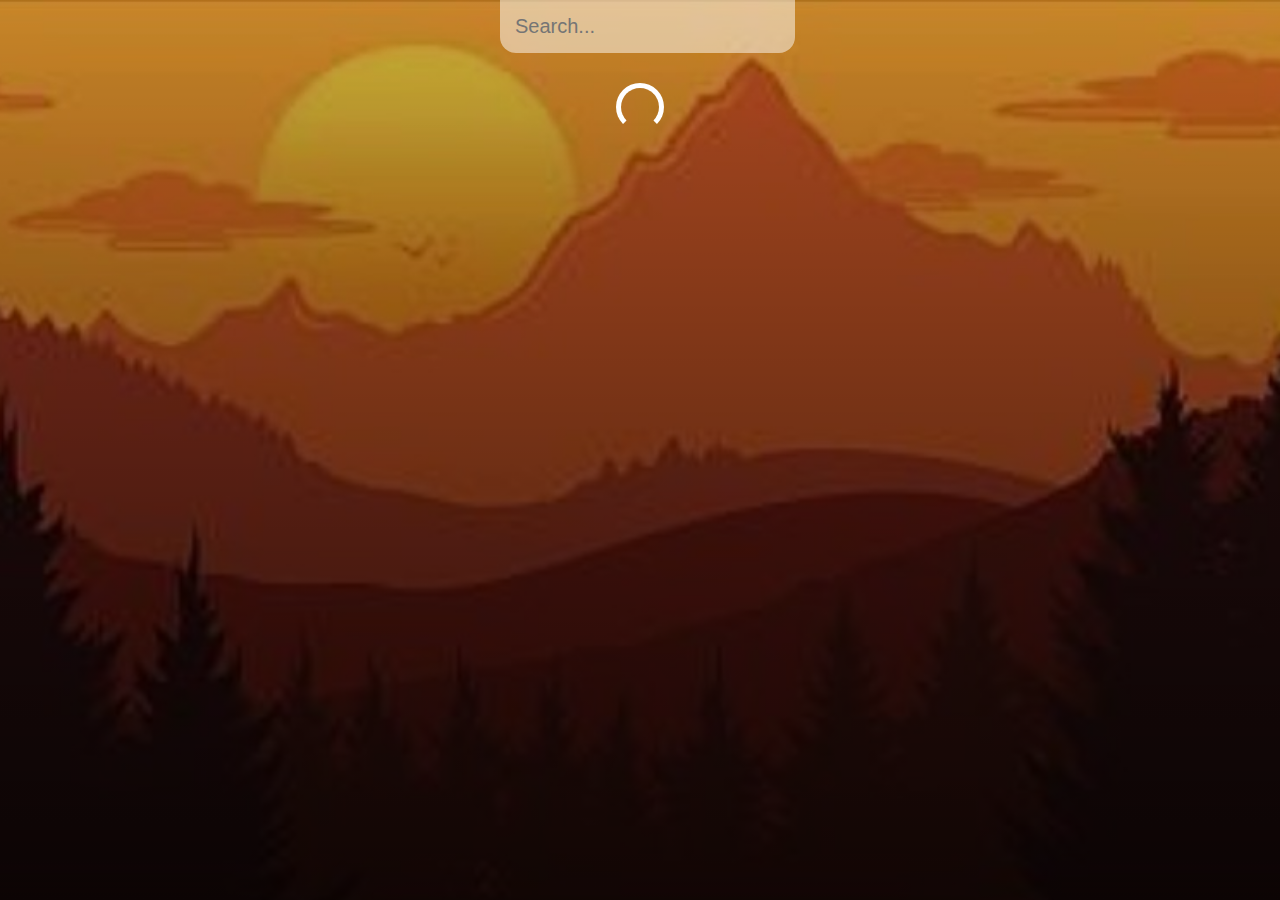
<file: js/lecture3/index.html>
<!DOCTYPE html>
<html lang="en">
<head>
    <meta charset="UTF-8">
    <meta name="viewport" content="width=device-width, initial-scale=1.0">
    <title>Document</title>
    <link rel ="stylesheet" href = "style.css">
</head>
<body>
    <div class="app">
        <main>
            <div class="saerch-box">
                <input type="text" placeholder="Search..." class="searchbar">
            </div>
            <div class="location-conteiner">
            </div>
        </main>
    </div>
</body>
<script src="main.js"></script>
</html>
</file>
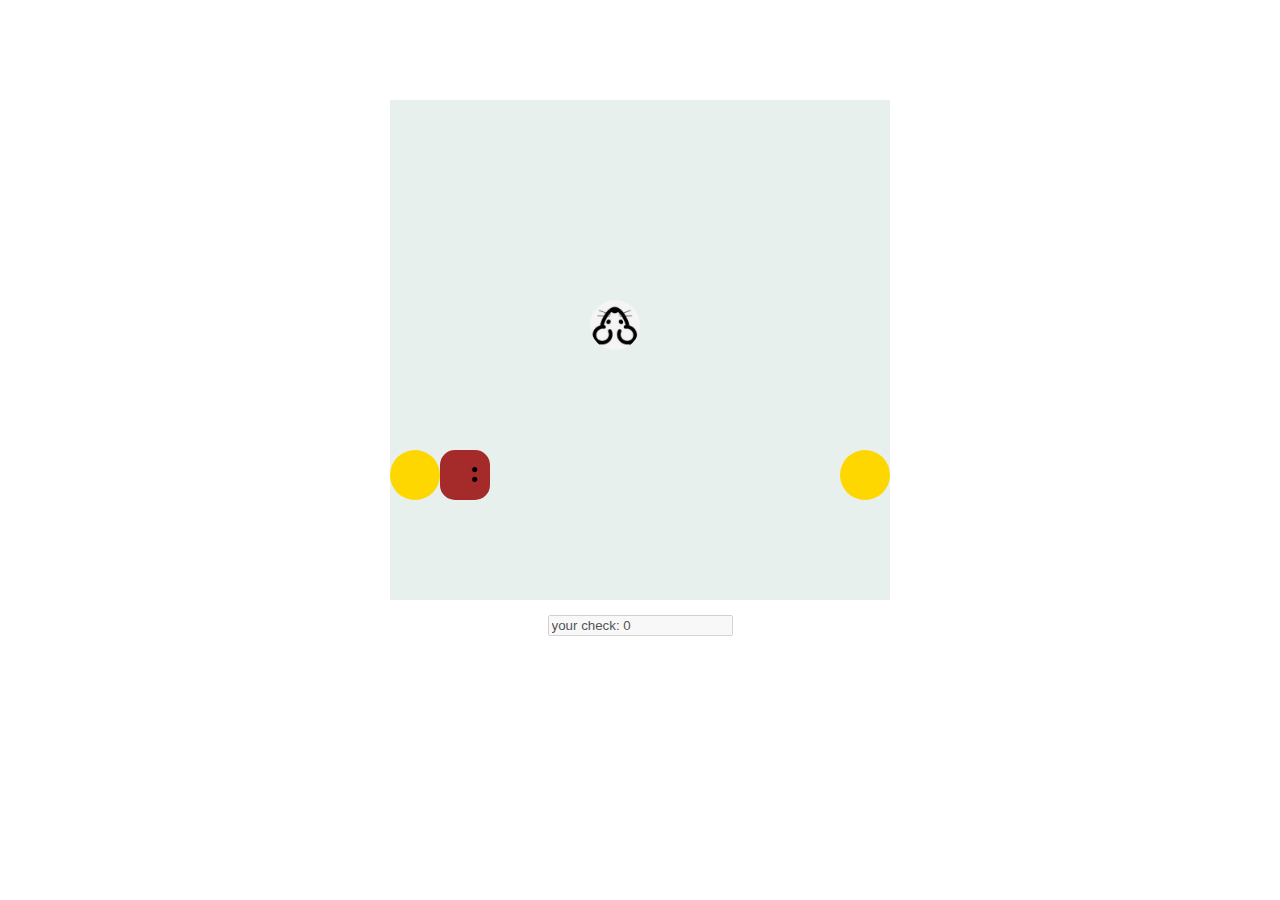
<file: js/lecture5/index.html>
<!DOCTYPE html>
<html lang="en">
<head>
    <meta charset="UTF-8">
    <meta name="viewport" content="width=device-width, initial-scale=1.0">
    <title>змейка</title>
    <link rel="stylesheet" href="style.css">
</head>
<body>
    
</body>
<script src ="script.js"></script>
</html>
</file>
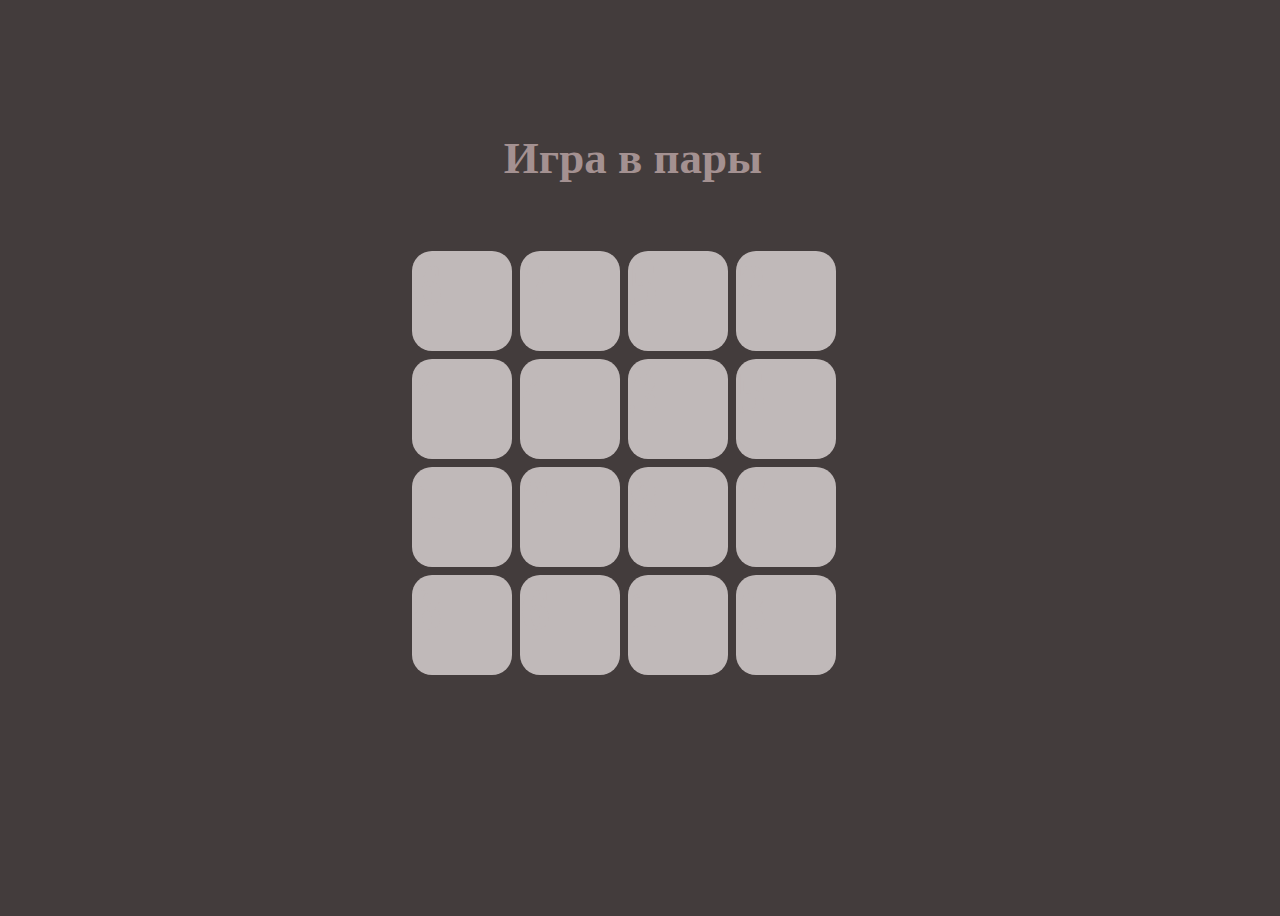
<file: js/task9/index.html>
<!DOCTYPE html>
<html lang="en">

<head>
    <meta charset="UTF-8">
    <meta http-equiv="X-UA-Compatible" content="IE=edge">
    <meta name="viewport" content="width=device-width, initial-scale=1.0">
    <title>Игра в пары</title>
    <link rel="stylesheet" href="task09dop.css">
    <script defer src="./main.js"></script>

</head>

<body>
    <div class="header"></div>
</body>

</html>
</file>
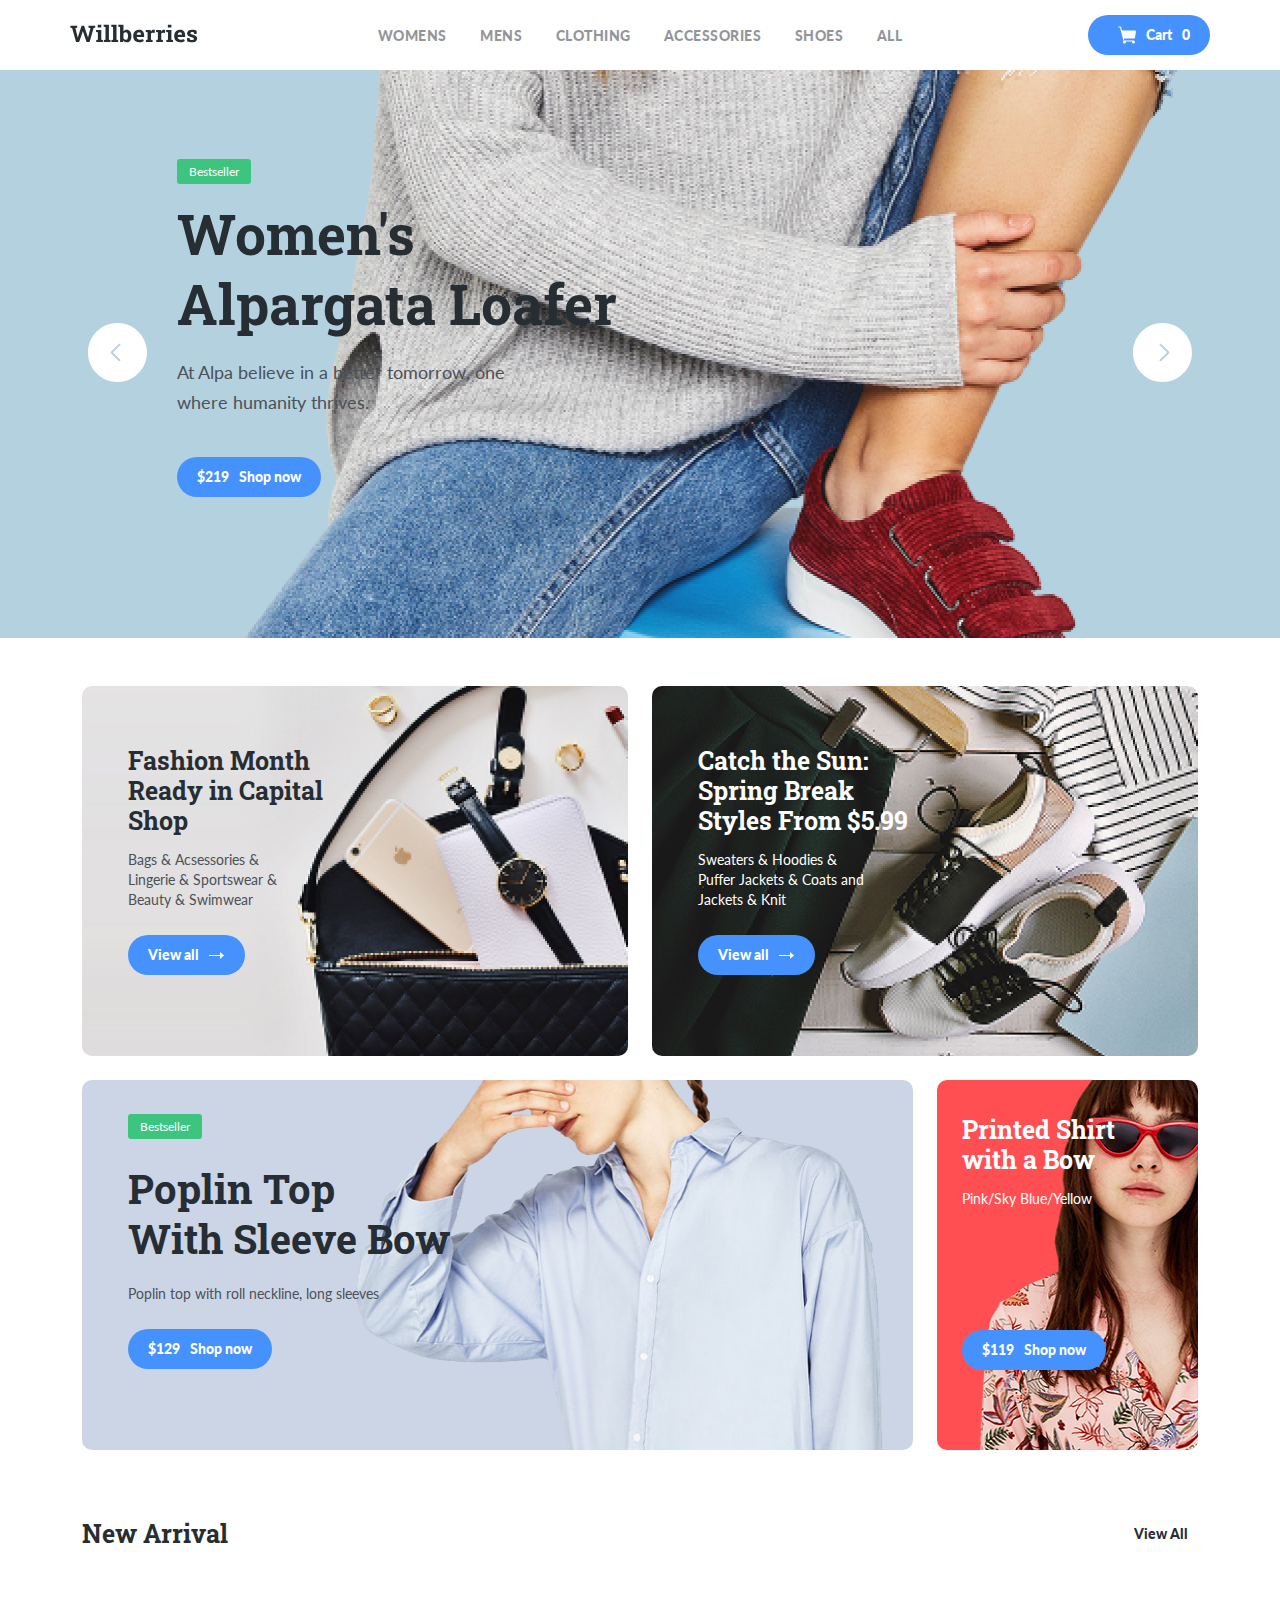
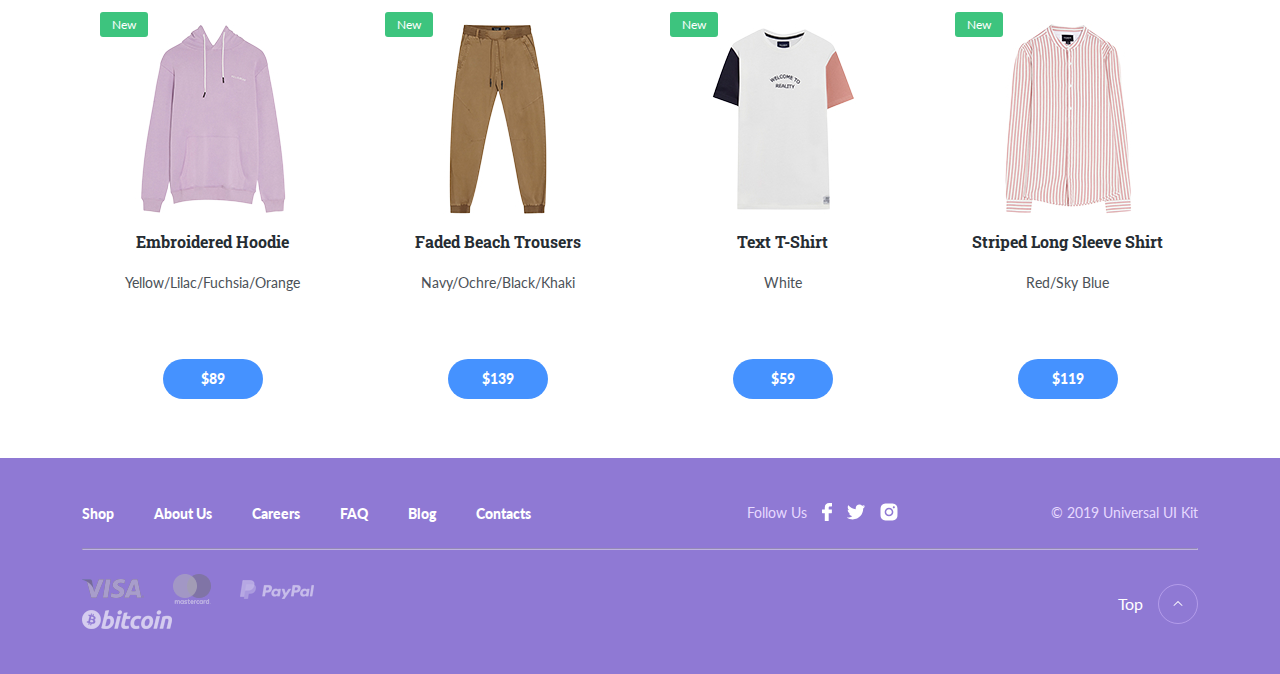
<file: js/lecture4/wilberries-main/index.html>
<!DOCTYPE html>
<html lang="en">
<head>
	<meta charset="UTF-8">
	<meta name="viewport" content="width=device-width, initial-scale=1.0">
	<title>Willberries</title>
	<link rel="preconnect" href="https://fonts.gstatic.com">
	<link rel="apple-touch-icon" sizes="180x180" href="favicon/apple-touch-icon.png">
	<link rel="icon" type="image/png" sizes="32x32" href="favicon/favicon-32x32.png">
	<link rel="icon" type="image/png" sizes="16x16" href="favicon/favicon-16x16.png">
	<link rel="mask-icon" href="favicon/safari-pinned-tab.svg" color="#5bbad5">
	<meta name="msapplication-TileColor" content="#da532c">
	<meta name="theme-color" content="#ffffff">
	<link href="https://fonts.googleapis.com/css2?family=Lato:wght@400;900&display=swap" rel="stylesheet">
	<link href="https://fonts.googleapis.com/css2?family=Roboto+Slab:wght@700&display=swap" rel="stylesheet">
	<link rel="stylesheet" href="css/bootstrap-grid.min.css">
	<link rel="stylesheet" href="css/swiper-bundle.min.css"/>
	<link rel="stylesheet" href="css/style.css">
</head>
<!-- class="show-goods" -->
<body id="body">
	<header class="container header px-4 px-md-0">
		<div class="row justify-content-between align-items-center">
			<div class="col-lg-2 col-6">
				<a href="#" class="logo-link">
					<img width="128" src="img/logo.svg" alt="logo: Willberries" class="logo-image">
				</a>
			</div>
			<div class="col-lg-6 d-none d-lg-block">
				<nav>
					<ul class="navigation d-flex justify-content-around">
						<li class="navigation-item">
							<a href="#" class="navigation-link" data-field="gender">Womens</a>
						</li>
						<li class="navigation-item">
							<a href="#" class="navigation-link" data-field="gender">Mens</a>
						</li>
						<li class="navigation-item">
							<a href="#" class="navigation-link" data-field="category">Clothing</a>
						</li>
						<li class="navigation-item">
							<a href="#" class="navigation-link" data-field="category">Accessories</a>
						</li>
						<li class="navigation-item">
							<a href="#" class="navigation-link" data-field="category">Shoes</a>
						</li>
						<li class="navigation-item">
							<a href="#" class="navigation-link" >All</a>
						</li>

					</ul>
				</nav>
			</div>
			<div class="col-lg-2 col-6 d-flex justify-content-end">
				<button class="button button-cart">
					<img class="button-icon" src="img/cart.svg" alt="icon: cart">
					<span class="button-text">Cart</span>
					<span class="button-text cart-count">0</span>
				</button>
			</div>
		</div>
		<!-- /.row -->
	</header>
	<section class="slider swiper-container">
		<div class="swiper-wrapper">
			<section class="slide slide-1 swiper-slide">
				<div class="container">
					<div class="row">
						<div class="col-lg-4 col-10 offset-lg-1">
							<span class="label">Bestseller</span>
							<h2 class="slide-title">Women's Alpargata Loafer</h2>
							<p class="slide-description">At Alpa believe in a better tomorrow, one where humanity thrives.</p>
							<button class="button add-to-cart" data-id="003">
								<span class="button-price">$219</span>
								<span class="button-text">Shop now</span>
							</button>
						</div>
						<!-- /.col-4 offset-lg-1 -->
					</div>
					<!-- /.row -->
				</div>
				<!-- /.container -->
			</section>
			<section class="slide slide-1 swiper-slide">
				<div class="container">
					<div class="row">
						<div class="col-lg-4 col-10 offset-lg-1">
							<span class="label">New</span>
							<h2 class="slide-title">Text T-Shirt</h2>
							<p class="slide-description">Women’s pearl basic knit sweater with a round neck. Available in several colours. Free shipping to stores.</p>
							<button class="button add-to-cart" data-id="004">
								<span class="button-price">$119</span>
								<span class="button-text">Shop now</span>
							</button>
						</div>
						<!-- /.col-4 offset-lg-1 -->
					</div>
					<!-- /.row -->
				</div>
				<!-- /.container -->
			</section>
			<section class="slide slide-1 swiper-slide">
				<div class="container">
					<div class="row">
						<div class="col-lg-4 col-10 offset-lg-1">
							<span class="label">Bestseller</span>
							<h2 class="slide-title">Sweater Choker Neck</h2>
							<p class="slide-description">Women’s pearl basic knit sweater with a round neck. Available in several colours. Free shipping to stores.</p>
							<button class="button add-to-cart" data-id="005">
								<span class="button-price">$319</span>
								<span class="button-text">Shop now</span>
							</button>
						</div>
						<!-- /.col-4 offset-lg-1 -->
					</div>
					<!-- /.row -->
				</div>
				<!-- /.container -->
			</section>
		</div>
		<!-- /.swiper-wrapper -->
		<div class="slider-nav">
			<div class="container">
				<div class="row justify-content-between">
					<div class="col-1">
						<button class="slider-button slider-button-prev">
							<img src="img/arrow-prev.svg" alt="icon: arrow-prev">
						</button>
					</div>
					<!-- /.col-1 -->
					<div class="col-1">
						<button class="slider-button slider-button-next">
							<img src="img/arrow-next.svg" alt="icon: arrow-prev">
						</button>
					</div>
					<!-- /.col-1 -->
				</div>
				<!-- /.row -->
			</div>
			<!-- /.container -->
		</div>
		<!-- /.slider-nav -->
	</section>
	<!-- /.slider -->
	<section class="special-offers container pt-5 pb-4">
		<div class="row mb-4">
			<div class="col-xl-6">
				<div class="card card-1 mb-4">
					<h3 class="card-title">Fashion Month Ready in Capital Shop</h3>
					<p class="card-text">Bags & Acsessories & Lingerie & Sportswear & Beauty & Swimwear</p>
					<button class="button">
						<span class="button-text">View all</span>
						<img src="img/arrow.svg" alt="icon: arrow" class="button-icon">
					</button>
				</div>
				<!-- /.card -->
			</div>
			<!-- /.col-6 -->
			<div class="col-xl-6">
				<div class="card card-2 mb-4">
					<h3 class="card-title text-light">Catch the Sun: Spring Break Styles From $5.99</h3>
					<p class="card-text text-light">Sweaters & Hoodies & Puffer Jackets & Coats and Jackets & Knit</p>
					<button class="button">
						<span class="button-text">View all</span>
						<img src="img/arrow.svg" alt="icon: arrow" class="button-icon">
					</button>
				</div>
				<!-- /.card -->
			</div>
			<!-- /.col-6 -->
			<div class="col-xl-9 col-lg-6 mb-4">
				<div class="card card-3">
					<span class="label">Bestseller</span>
					<h3 class="card-title large">Poplin Top <br>With Sleeve Bow</h3>
					<p class="card-text large">Poplin top with roll neckline, long sleeves</p>
					<button class="button add-to-cart" data-id="002">
						<span class="button-price">$129</span>
						<span class="button-text">Shop now</span>
					</button>
				</div>
				<!-- /.card -->
			</div>
			<!-- /.col-9 -->
			<div class="col-xl-3 col-lg-6">
				<div class="card card-4">
					<h3 class="card-title text-light mw-160">Printed Shirt with a Bow</h3>
					<p class="card-text text-light">Pink/Sky Blue/Yellow</p>
					<button class="button add-to-cart button-four" data-id="009">
						<span class="button-price">$119</span>
						<span class="button-text">Shop now</span>
					</button>
				</div>
				<!-- /.card -->
			</div>
			<!-- /.col-3 -->
		</div>
		<!-- /.row -->
		<div class="row align-items-center mb-4">
			<div class="col-9">
				<h2 class="section-title">New Arrival</h2>
			</div>
			<!-- /.col-9 -->
			<div class="col-3 d-flex justify-content-end">
				<a href="#" class="more">View All</a>
			</div>
			<!-- /.col-3 -->
		</div>
		<!-- /.row -->
		<div class="short-goods row">
			<div class="col-lg-3 col-sm-6">
				<div class="goods-card">
					<span class="label">New</span>
					<!-- /.label --><img src="img/image-119.jpg" alt="image: Hoodie" class="goods-image">
					<h3 class="goods-title">Embroidered Hoodie</h3>
					<!-- /.goods-title -->
					<p class="goods-description">Yellow/Lilac/Fuchsia/Orange</p>
					<!-- /.goods-description -->
					<!-- /.goods-price -->
					<button class="button goods-card-btn add-to-cart" data-id="012">
						<span class="button-price">$89</span>
					</button>
				</div>
				<!-- /.goods-card -->
			</div>
			<!-- /.col-3 -->
			<div class="col-lg-3 col-sm-6">
				<div class="goods-card">
					<span class="label">New</span>
					<!-- /.label --><img src="img/image-120.jpg" alt="image: Faded Beach Trousers" class="goods-image">
					<h3 class="goods-title">Faded Beach Trousers</h3>
					<!-- /.goods-title -->
					<p class="goods-description">Navy/Ochre/Black/Khaki</p>
					<!-- /.goods-description -->
					<button class="button goods-card-btn add-to-cart" data-id="011">
						<span class="button-price">$139</span>
					</button>
					<!-- /.goods-price -->
				</div>
				<!-- /.goods-card -->
			</div>
			<!-- /.col-3 -->
			<div class="col-lg-3 col-sm-6">
				<div class="goods-card">
					<span class="label">New</span>
					<!-- /.label --><img src="img/image-121.jpg" alt="image: Text T-Shirt" class="goods-image">
					<h3 class="goods-title">Text T-Shirt</h3>
					<!-- /.goods-title -->
					<p class="goods-description">White</p>
					<!-- /.goods-description -->
					<button class="button goods-card-btn add-to-cart" data-id="010">
						<span class="button-price">$59</span>
					</button>
					<!-- /.goods-price -->
				</div>
				<!-- /.goods-card -->
			</div>
			<!-- /.col-3 -->
			<div class="col-lg-3 col-sm-6">
				<div class="goods-card">
					<span class="label">New</span>
					<!-- /.label --><img src="img/image-122.jpg" alt="image: Striped Long Sleeve Shirt" class="goods-image">
					<h3 class="goods-title">Striped Long Sleeve Shirt</h3>
					<!-- /.goods-title -->
					<p class="goods-description">Red/Sky Blue</p>
					<!-- /.goods-description -->
					<button class="button goods-card-btn add-to-cart" data-id="001">
						<span class="button-price">$119</span>
					</button>
					<!-- /.goods-price -->
				</div>
				<!-- /.goods-card -->
			</div>
			<!-- /.col-3 -->
		</div>
		<!-- /.row -->
	</section>
	<!-- /.container -->
	<section class="long-goods">
		<div class="container">
			<div class="row align-items-center mb-4">
				<div class="col-12">
					<h2 class="section-title">Category</h2>
				</div>
				<!-- /.col-12 -->
			</div>
			<div class="row long-goods-list">
				<div class="col-lg-3 col-sm-6">
					<div class="goods-card">
						<span class="label">New</span>
						<!-- /.label --><img src="img/image-119.jpg" alt="image: Hoodie" class="goods-image">
						<h3 class="goods-title">Embroidered Hoodie</h3>
						<!-- /.goods-title -->
						<p class="goods-description">Yellow/Lilac/Fuchsia/Orange</p>
						<!-- /.goods-description -->
						<!-- /.goods-price -->
						<button class="button goods-card-btn add-to-cart" data-id="007">
							<span class="button-price">$89</span>
						</button>
					</div>
					<!-- /.goods-card -->
				</div>
				<!-- /.col-3 -->
				<div class="col-lg-3 col-sm-6">
					<div class="goods-card">
						<span class="label">New</span>
						<!-- /.label --><img src="img/image-120.jpg" alt="image: Faded Beach Trousers" class="goods-image">
						<h3 class="goods-title">Faded Beach Trousers</h3>
						<!-- /.goods-title -->
						<p class="goods-description">Navy/Ochre/Black/Khaki</p>
						<!-- /.goods-description -->
						<button class="button goods-card-btn add-to-cart" data-id="007">
							<span class="button-price">$139</span>
						</button>
						<!-- /.goods-price -->
					</div>
					<!-- /.goods-card -->
				</div>
				<!-- /.col-3 -->
				<div class="col-lg-3 col-sm-6">
					<div class="goods-card">
						<span class="label">New</span>
						<!-- /.label --><img src="img/image-121.jpg" alt="image: Text T-Shirt" class="goods-image">
						<h3 class="goods-title">Text T-Shirt</h3>
						<!-- /.goods-title -->
						<p class="goods-description">White</p>
						<!-- /.goods-description -->
						<button class="button goods-card-btn add-to-cart" data-id="007">
							<span class="button-price">$59</span>
						</button>
						<!-- /.goods-price -->
					</div>
					<!-- /.goods-card -->
				</div>
				<!-- /.col-3 -->
				<div class="col-lg-3 col-sm-6">
					<div class="goods-card">
						<span class="label">New</span>
						<!-- /.label --><img src="img/image-122.jpg" alt="image: Striped Long Sleeve Shirt" class="goods-image">
						<h3 class="goods-title">Striped Long Sleeve Shirt</h3>
						<!-- /.goods-title -->
						<p class="goods-description">Red/Sky Blue</p>
						<!-- /.goods-description -->
						<button class="button goods-card-btn add-to-cart" data-id="001">
							<span class="button-price">$119</span>
						</button>
						<!-- /.goods-price -->
					</div>
					<!-- /.goods-card -->
				</div>
				<!-- /.col-3 -->
				<div class="col-lg-3 col-sm-6">
					<div class="goods-card">
						<span class="label">New</span>
						<!-- /.label --><img src="img/image-119.jpg" alt="image: Hoodie" class="goods-image">
						<h3 class="goods-title">Embroidered Hoodie</h3>
						<!-- /.goods-title -->
						<p class="goods-description">Yellow/Lilac/Fuchsia/Orange</p>
						<!-- /.goods-description -->
						<!-- /.goods-price -->
						<button class="button goods-card-btn add-to-cart" data-id="007">
							<span class="button-price">$89</span>
						</button>
					</div>
					<!-- /.goods-card -->
				</div>
				<!-- /.col-3 -->
				<div class="col-lg-3 col-sm-6">
					<div class="goods-card">
						<span class="label">New</span>
						<!-- /.label --><img src="img/image-120.jpg" alt="image: Faded Beach Trousers" class="goods-image">
						<h3 class="goods-title">Faded Beach Trousers</h3>
						<!-- /.goods-title -->
						<p class="goods-description">Navy/Ochre/Black/Khaki</p>
						<!-- /.goods-description -->
						<button class="button goods-card-btn add-to-cart" data-id="007">
							<span class="button-price">$139</span>
						</button>
						<!-- /.goods-price -->
					</div>
					<!-- /.goods-card -->
				</div>
				<!-- /.col-3 -->
				<div class="col-lg-3 col-sm-6">
					<div class="goods-card">
						<span class="label">New</span>
						<!-- /.label --><img src="img/image-121.jpg" alt="image: Text T-Shirt" class="goods-image">
						<h3 class="goods-title">Text T-Shirt</h3>
						<!-- /.goods-title -->
						<p class="goods-description">White</p>
						<!-- /.goods-description -->
						<button class="button goods-card-btn add-to-cart" data-id="007">
							<span class="button-price">$59</span>
						</button>
						<!-- /.goods-price -->
					</div>
					<!-- /.goods-card -->
				</div>
				<!-- /.col-3 -->
				<div class="col-lg-3 col-sm-6">
					<div class="goods-card">
						<span class="label">New</span>
						<!-- /.label --><img src="img/image-122.jpg" alt="image: Striped Long Sleeve Shirt" class="goods-image">
						<h3 class="goods-title">Striped Long Sleeve Shirt</h3>
						<!-- /.goods-title -->
						<p class="goods-description">Red/Sky Blue</p>
						<!-- /.goods-description -->
						<button class="button goods-card-btn add-to-cart" data-id="001">
							<span class="button-price">$119</span>
						</button>
						<!-- /.goods-price -->
					</div>
					<!-- /.goods-card -->
				</div>
				<!-- /.col-3 -->
				<div class="col-lg-3 col-sm-6">
					<div class="goods-card">
						<span class="label">New</span>
						<!-- /.label --><img src="img/image-119.jpg" alt="image: Hoodie" class="goods-image">
						<h3 class="goods-title">Embroidered Hoodie</h3>
						<!-- /.goods-title -->
						<p class="goods-description">Yellow/Lilac/Fuchsia/Orange</p>
						<!-- /.goods-description -->
						<!-- /.goods-price -->
						<button class="button goods-card-btn add-to-cart" data-id="007">
							<span class="button-price">$89</span>
						</button>
					</div>
					<!-- /.goods-card -->
				</div>
				<!-- /.col-3 -->
				<div class="col-lg-3 col-sm-6">
					<div class="goods-card">
						<span class="label">New</span>
						<!-- /.label --><img src="img/image-120.jpg" alt="image: Faded Beach Trousers" class="goods-image">
						<h3 class="goods-title">Faded Beach Trousers</h3>
						<!-- /.goods-title -->
						<p class="goods-description">Navy/Ochre/Black/Khaki</p>
						<!-- /.goods-description -->
						<button class="button goods-card-btn add-to-cart" data-id="007">
							<span class="button-price">$139</span>
						</button>
						<!-- /.goods-price -->
					</div>
					<!-- /.goods-card -->
				</div>
				<!-- /.col-3 -->
				<div class="col-lg-3 col-sm-6">
					<div class="goods-card">
						<span class="label">New</span>
						<!-- /.label --><img src="img/image-121.jpg" alt="image: Text T-Shirt" class="goods-image">
						<h3 class="goods-title">Text T-Shirt</h3>
						<!-- /.goods-title -->
						<p class="goods-description">White</p>
						<!-- /.goods-description -->
						<button class="button goods-card-btn add-to-cart" data-id="007">
							<span class="button-price">$59</span>
						</button>
						<!-- /.goods-price -->
					</div>
					<!-- /.goods-card -->
				</div>
				<!-- /.col-3 -->
				<div class="col-lg-3 col-sm-6">
					<div class="goods-card">
						<span class="label">New</span>
						<!-- /.label --><img src="img/image-122.jpg" alt="image: Striped Long Sleeve Shirt" class="goods-image">
						<h3 class="goods-title">Striped Long Sleeve Shirt</h3>
						<!-- /.goods-title -->
						<p class="goods-description">Red/Sky Blue</p>
						<!-- /.goods-description -->
						<button class="button goods-card-btn add-to-cart" data-id="001">
							<span class="button-price">$119</span>
						</button>
						<!-- /.goods-price -->
					</div>
					<!-- /.goods-card -->
				</div>
				<!-- /.col-3 -->
			</div>
		</div>

	</section>
	<footer class="footer">
		<div class="container">
			<div class="row">
				<div class="col-xl-7 mb-4 mb-xl-0">
					<nav>
						<ul class="footer-menu d-sm-flex">
							<li class="footer-menu-item"><a href="#" class="footer-menu-link">Shop</a></li>
							<li class="footer-menu-item"><a href="#" class="footer-menu-link">About Us</a></li>
							<li class="footer-menu-item"><a href="#" class="footer-menu-link">Careers</a></li>
							<li class="footer-menu-item"><a href="#" class="footer-menu-link">FAQ </a></li>
							<li class="footer-menu-item"><a href="#" class="footer-menu-link">Blog</a></li>
							<li class="footer-menu-item"><a href="#" class="footer-menu-link">Contacts</a></li>
						</ul>
					</nav>
				</div>
				<!-- /.col-7 -->
				<div class="col-lg-3 d-flex align-items-center">
					<span class="footer-text">Follow Us</span>
					<span class="footer-social d-inline-flex align-items-center">
            <a href="#" class="social-link">
              <img src="img/Facebook.svg" alt="Facebook">
            </a>
            <a href="#" class="social-link">
              <img src="img/Twitter.svg" alt="Twitter">
            </a>
            <a href="#" class="social-link">
              <img src="img/Instagram.svg" alt="Instagram">
            </a>
          </span>
				</div>
				<!-- /.col-3 -->
				<div class="col-xl-2 col-lg-3 d-flex justify-content-lg-end mt-4 mt-lg-0">
					<span class="footer-text">© 2019 Universal UI Kit</span>
				</div>
				<!-- /.col-2 -->
			</div>
			<!-- /.row -->
			<hr class="footer-line mt-4 mb-4">
			<div class="row justify-content-between">
				<div class="col-lg-4 col-sm-9">
					<img class="payment-logo" src="img/visa.png" alt="visa logo">
					<img class="payment-logo" src="img/master-card.png" alt="master card logo">
					<img class="payment-logo" src="img/paypal.png" alt="paypal logo ">
					<img class="payment-logo" src="img/bitcoin.png" alt="bitcoin logo">
				</div>
				<!-- /.col-4 -->
				<div class="col-lg-2 col-sm-1 d-flex justify-content-end">
					<a href="#body" class="scroll-link top-link d-flex align-items-center">
						<span class="top-link-text">Top</span>
						<img src="img/top.svg" alt="icon: arrow top">
					</a>
				</div>
				<!-- /.col-2 -->
			</div>
			<!-- /.row -->
		</div>
		<!-- /.container -->
	</footer>
	<div class="overlay" id="modal-cart">
		<div class="modal">
			<header class="modal-header">
				<h2 class="modal-title">Cart</h2>
				<button class="modal-close">x</button>
			</header>
			<table class="cart-table">
				<colgroup>
					<col class="col-goods">
					<col class="col-price">
					<col class="col-minus">
					<col class="col-qty">
					<col class="col-plus">
					<col class="col-total-price">
					<col class="col-delete">
				</colgroup>
				<thead>
				<tr>
					<th>Good(s)</th>
					<th>Price</th>
					<th colspan="3">Qty.</th>
					<th colspan="2">Total</th>
				</tr>
				</thead>
				<tbody class="cart-table__goods">
				



				</tbody>
				<tfoot>
				<tr>
					<th colspan="5">Total:</th>
					<th class="card-table__total" colspan="2"></th>
				</tr>

				</tfoot>
			</table>
			<form class="modal-form" action="">
				<input class="modal-input" type="text" placeholder="Имя" name="nameCustomer">
				<input class="modal-input" type="text" placeholder="Телефон" name="phoneCustomer">
				<button class="button cart-buy">
					<span class="button-text">Checkout</span>
				</button>
			</form>
		</div>
	</div>
	<script src="js/swiper-bundle.min.js"></script>
	<script src="js/main.js"></script>
</body>
</html>
</file>
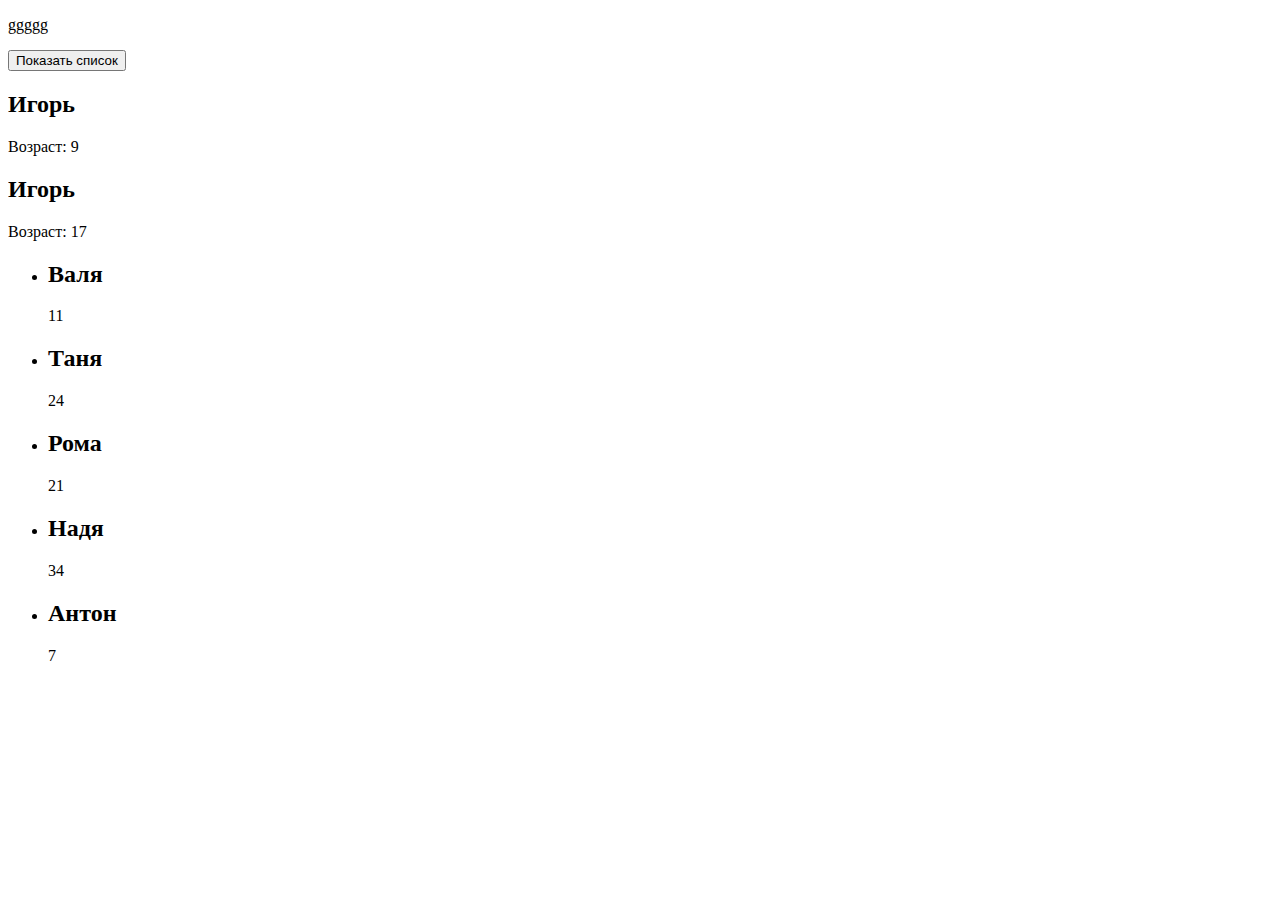
<file: js/7task/task1-2.html>
<!DOCTYPE html>
<html>
    <head>
        <title>
            haip
        </title>
        <meta charset="UTF-8">
    </head>
    <body>
        <p> ggggg</p>
        <!-- <script src="task1.js"></script>-->
        <!-- <script src="task_3.js"></script>
        <script src="task4.js"></script>
        <script src="task5.js"></script>-->
        <!--<script src = "task6.js"></script>-->
        <button class="btn increment-button">Показать список</button>
        <script src = "task1.js"></script>
        <script src = "task2.js"></script>
        <script src = "task3.js"></script>
        <script src = "task4.js"></script>
    </body>
</html>
</file>
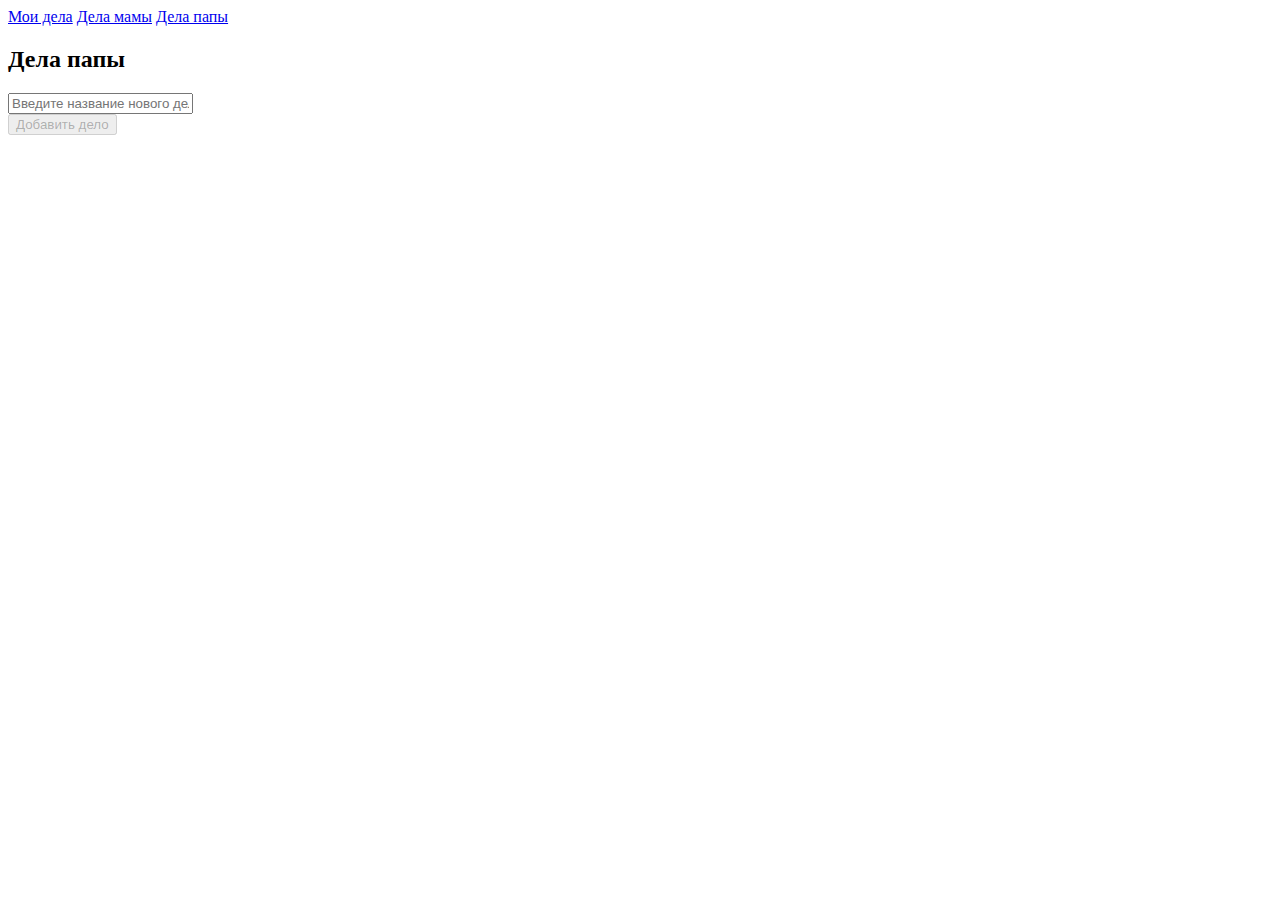
<file: js/classWork/dad8.html>
<!DOCTYPE html>
<html lang="ru">
    <head>
        <title>TODO</title>
        <meta charset="UTF-8">
        <meta 
            name="viewport" 
            content="width=device-width, initial-scale=1, shrink-to-fit=no">
        <link 
            rel="stylesheet" 
            href="https://cdn.jsdelivr.net/npm/bootstrap@4.5.3/dist/css/bootstrap.min.css" 
            integrity="sha384-TX8t27EcRE3e/ihU7zmQxVncDAy5uIKz4rEkgIXeMed4M0jlfIDPvg6uqKI2xXr2" 
            crossorigin="anonymous">
        <script defer src="jstask8.js"></script>
        <script>
            document.addEventListener('DOMContentLoaded', function() {
                createTodoApp(document.getElementById('todo-app'), 'Дела папы', 'dad');
            });
        </script>
    </head>
    <body>
        <div class="container mb-5">
            <nav class="nav">
                <a class="nav-link" href="task8.html">Мои дела</a>
                <a class="nav-link" href="mom8.html">Дела мамы</a>
                <a class="nav-link" href="dad8.html">Дела папы</a>
            </nav>
        </div>
        <div id="todo-app" class="container"></div>
    </body>
</html>
</file>
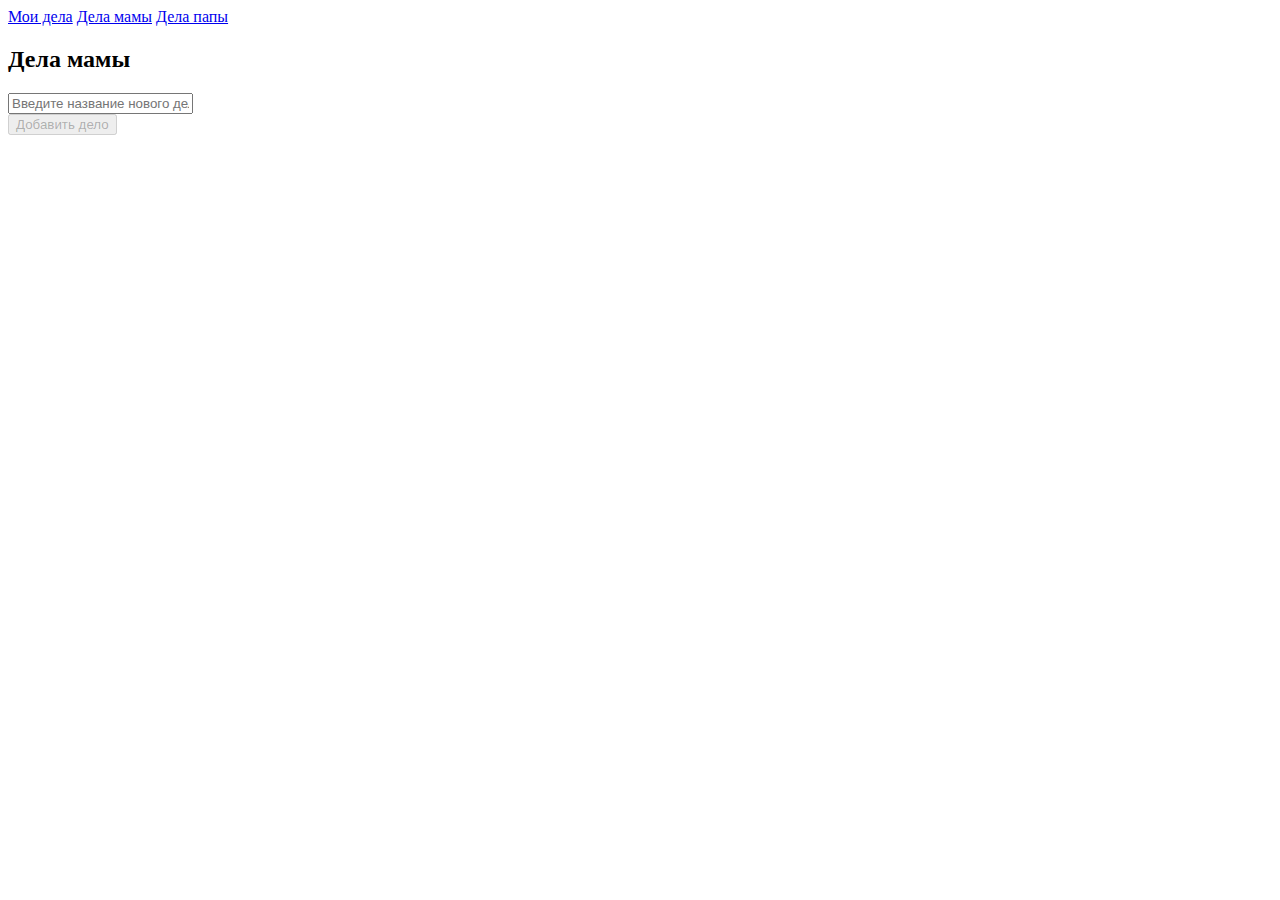
<file: js/classWork/mom8.html>
<!DOCTYPE html>
<html lang="ru">
    <head>
        <title>TODO</title>
        <meta charset="UTF-8">
        <meta 
            name="viewport" 
            content="width=device-width, initial-scale=1, shrink-to-fit=no">
        <link 
            rel="stylesheet" 
            href="https://cdn.jsdelivr.net/npm/bootstrap@4.5.3/dist/css/bootstrap.min.css" 
            integrity="sha384-TX8t27EcRE3e/ihU7zmQxVncDAy5uIKz4rEkgIXeMed4M0jlfIDPvg6uqKI2xXr2" 
            crossorigin="anonymous">
        <script defer src="jstask8.js"></script>
        <script>
            document.addEventListener('DOMContentLoaded', function() {
                createTodoApp(document.getElementById('todo-app'), 'Дела мамы', 'mom');
            });
        </script>
    </head>
    <body>
        <div class="container mb-5">
            <nav class="nav">
                <a class="nav-link" href="task8.html">Мои дела</a>
                <a class="nav-link" href="mom8.html">Дела мамы</a>
                <a class="nav-link" href="dad8.html">Дела папы</a>
            </nav>
        </div>
        <div id="todo-app" class="container"></div>
    </body>
</html>
</file>
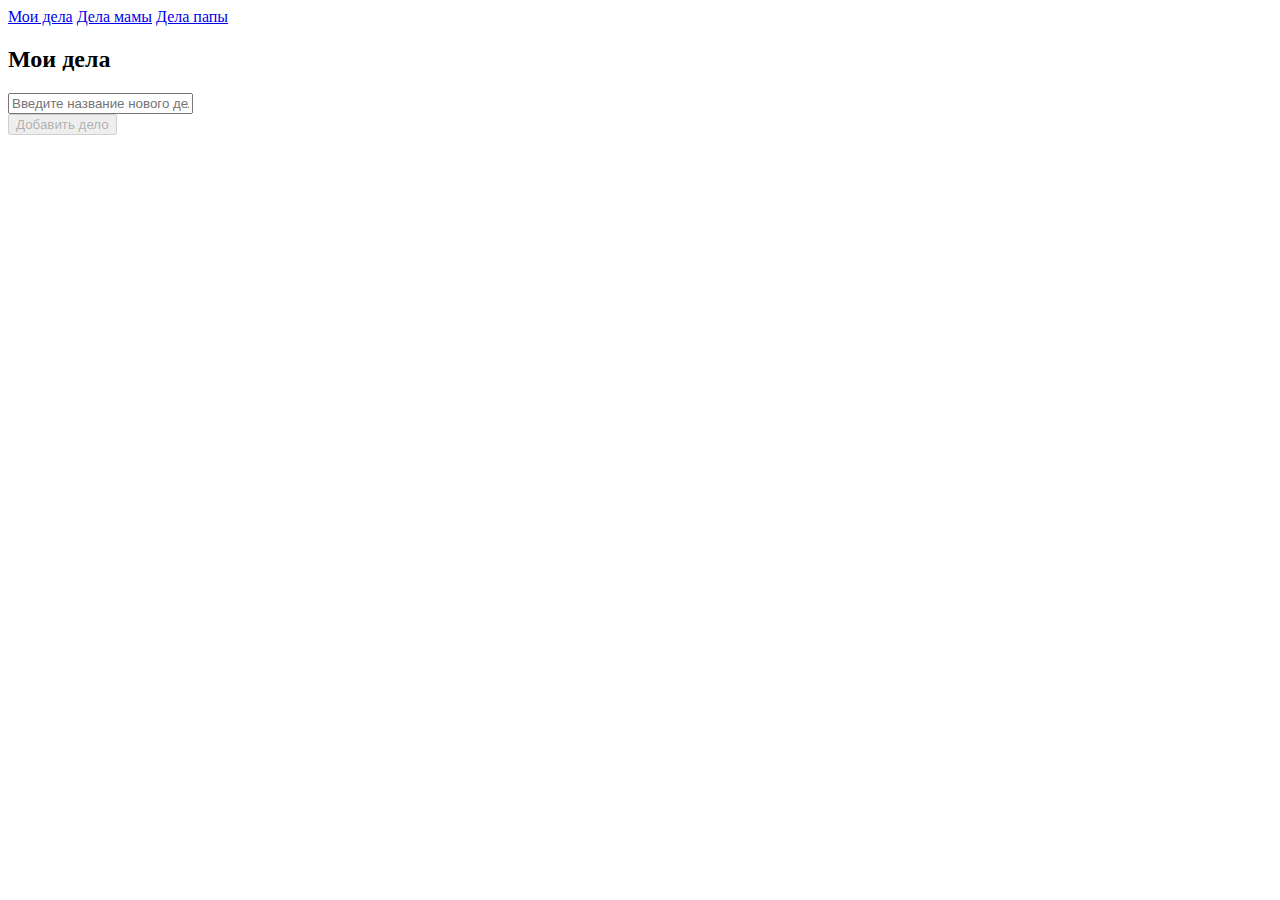
<file: js/classWork/task8.html>
<!DOCTYPE html>
<head>
    <meta charset="UTF-8">
    <mate name ="viewport" 
            content = "width=device-width, initial-scale=1, shink-to-fit=no"></mate>
    <link rel="stylesheet" href="https://cdn.jsdelivr.net/npm/bootstrap@4.5.3/dist/css/bootstrap.min.css" integrity="sha384-TX8t27EcRE3e/ihU7zmQxVncDAy5uIKz4rEkgIXeMed4M0jlfIDPvg6uqKI2xXr2" crossorigin="anonymous">
    <title>f</title>
    <link 
            rel="stylesheet" 
            href="https://cdn.jsdelivr.net/npm/bootstrap@4.5.3/dist/css/bootstrap.min.css" 
            integrity="sha384-TX8t27EcRE3e/ihU7zmQxVncDAy5uIKz4rEkgIXeMed4M0jlfIDPvg6uqKI2xXr2" 
            crossorigin="anonymous">
        <script defer src="jstask8.js"></script>
        <script>
            document.addEventListener('DOMContentLoaded', function() {
                createTodoApp(document.getElementById("todo-app"), 'Мои дела', 'my');
            });
        </script>
</head>
<body>
    <div class="container mb-5">
        <nav class="nav">
            <a class="nav-link" href="task8.js">Мои дела</a>
            <a class="nav-link" href="mom8.html">Дела мамы</a>
            <a class="nav-link" href="dad8.html">Дела папы</a>
        </nav>
    </div>
    <div id="todo-app" class="container"></div>
</body>
</file>
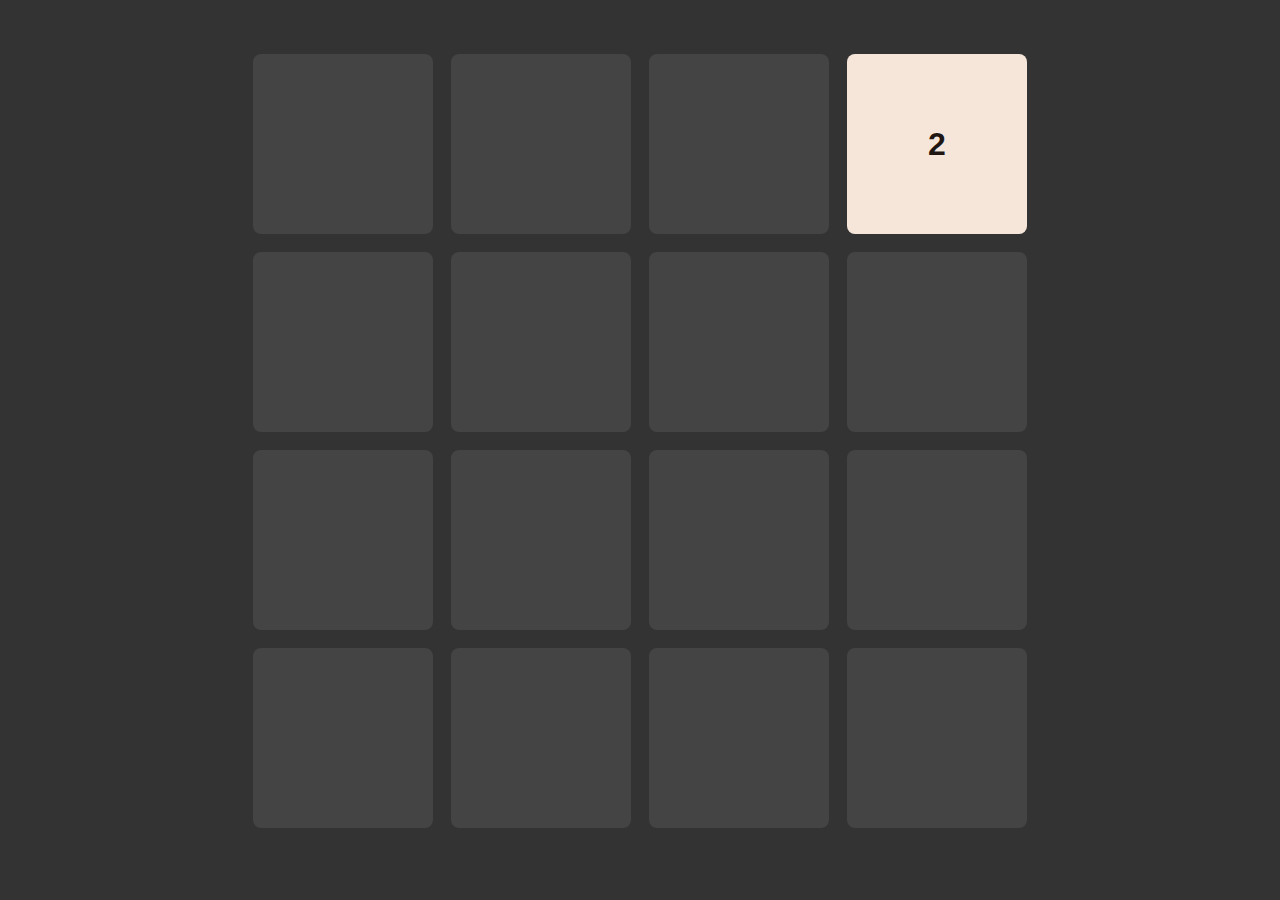
<file: js/lecture2/l02.html>
<!DOCTYPE html>
<html lang="en">
<head>
    <meta charset="UTF-8">
    <meta name="viewport" content="width=device-width, initial-scale=1.0">
    <title>Document</title>
    <link rel="stylesheet" href="l02.css">
</head>
<body>
    <div class="game-board">
        <div class="cell"></div>
    </div>
</body>
<script defer src="l02Js.js" type="module"></script>
</html>
</file>
<file: js/lecture3/style.css>
*{
    margin: 0;
    padding: 0;
    box-sizing: border-box;
    color:#fff;
}

body{
    font-family: 'Franklin Gothic Medium', 'Arial Narrow', Arial, sans-serif;

}

.app{
    background-image: url(day.jpg);
    background-size: cover;
    background-position: bottom;
}

.warm{
    background-image: url(moonlight.jpg);
}
.timer{
    text-align: center;
    margin-top: 250px;
    font-size: 200px;
    font-weight:900;
    opacity: 0.3;
}

.location-conteiner{
    margin-top: 30px;
}

main{
    height: 100vh;
    background: linear-gradient(to bottom, rgba(0,0,0,0.2), rgba(0,0,0,0.75));
    padding: 25px;
}

.saerch-box{
    width: 280px;
    margin-left: auto;
    margin-right: auto;
}

.searchbar{
    display:block;
    padding:15px;
    border: none;
    outline: none;
    background: rgba(255,255,255,0.5);
    border-radius: 0 0 16px 16px;
    margin-top: -25px;
    box-shadow:  0px 5x rgba(0,0,0,0.2);
    color:#313131;
    font-size: 20px;
}

.searchbar:focus{
    background: rgba(255,255,255,0.75);
}

.location-box .location{
    color:#fff;
    font-size: 32px;
    text-align: center;
    font-weight: 500;
    text-shadow: 3px 3px rgba(50, 50, 70, 0.5);
}

.location .date{
    color:#fff;
    font-size: 20px;
    font-weight: 500;
    font-style: italic;
    text-shadow: 2px 2px rgba(50, 50, 70, 0.5);
}
.date{
    text-align: center;
}

.weather-box{
    text-align: center;
}

.weather-box .temp{
    margin-block: 30px;
    background-color: rgba(0,0,0,0.2);
    border-radius: 16px;
    padding: 15px 25px;
    font-size: 102px;
    font-weight: 900;
    text-shadow: 3px 6px rgba(50, 50, 70, 0.5);
    box-shadow: 3px 6px rgba(50, 50, 70, 0.2);
}

.weather-box .weather{
    font-size:48px;
    font-weight: 700;
    text-shadow: 3px 6px rgba(50, 50, 70, 0.3);
}

.loader {
    width: 48px;
    height: 48px;
    border: 5px solid #FFF;
    border-bottom-color: transparent;
    border-radius: 50%;
    display: block;
    margin: 0 auto;
    box-sizing: border-box;
    animation: rotation 1s linear infinite;
}

@keyframes rotation {
    0% {
        transform: rotate(0deg);
    }
    100% {
        transform: rotate(360deg);
    }
}
</file>
<file: js/lecture5/style.css>
*{
    box-sizing: border-box;
}

body{
    display: flex;
    flex-direction: column;
    align-items: center;
    row-gap: 15px;
    margin: 100px;
}

.field{
    width: 500px;
    height: 500px;
    display: flex;
    flex-wrap: wrap;
    background: #e7f0ed;
}

.excel{
    width: 50px;
    height: 50px;
    padding: 5px;
}

.snake-body{
    background: gold;
    border-radius: 50%;
}

.snake-head{
    background: brown;
    border-radius: 30%;
    position: relative;
}

.snake-head::before{
    content: ":";
    position: absolute;
    font-size: 2rem;
    font-weight: bold;
    line-height: 1;
    right: 10px ;
}
.mouse{
    background-image: url("mouse.jpg");
    background-size: 50px;
}
.mouse{
    background-color: #ccc;
    border-radius: 50%;
    position: relative;
}
/*
.mouse::before{
    content: ". .";
    position: absolute;
    font-size: 2rem;
    font-weight: bold;
    line-height: 0.5;
    right: 10px ;
    top:0;
    width: 80%;
    text-align: center;
}
.mouse::after{
    content: "";
    height: 10px;
    width: 30%;
    border-radius: 50%;
    border-bottom: 2px solid red;
    position: absolute;
    bottom: 10px;
    left: 35%;
}*/

.input{
    text-align: center;
    font-size:2rem;
}
</file>
<file: js/task9/task09dop.css>
body{
    background-color:#433c3c; 
    display: flex;
    justify-content: center;
    align-items: center;
    height: 100vh;
}

.container {
    position: relative;
    right: 150px;
    display: grid;
    grid-template-columns: repeat(4, 10vmin);
    grid-template-rows: repeat(4, 10vmin);
    gap: 2vmin;
    border-radius: 10px;
}
  
.card {
    list-style: none;
    color:#c0b9b9;
    width: 100px;
    height: 100px;
    border-radius: 20px;
    display: flex;
    background-color: #c0b9b9;
}

button {
    font-size: 20px;
    border-radius: 10px;
    background-color: #252020;
    color: #c0b9b9;
    width: 150px;
    height: 50px;
    position: relative;
    left: 130px;
    top: 20px;
}

.header{
    color:#a49191;
    font-size: 30px;
    position: relative;
    left: 200px;
    bottom: 300px;
}

li{
    font-size: 60px;
    font-weight: bold;
}
.show{
   color: black;
}
.matched{
    color: #000;
}
</file>
<file: js/lecture4/wilberries-main/css/style.css>
* {
    box-sizing: border-box;
}

body {
    margin: 0;
    font-family: 'Lato', sans-serif;
}

img {
    max-width: 100%;
    height: auto;
}

.header {
    padding: 15px 0;
}

.navigation {
    list-style: none;
    padding: 0;
    margin: 0;
}

.navigation-link {
    text-decoration: none;
    text-transform: uppercase;
    color: #939699;
    font-family: 'Lato', sans-serif;
    font-style: normal;
    font-weight: 900;
    font-size: 14px;
    line-height: 20px;
    letter-spacing: 0.5px;
}

button {
    cursor: pointer;
}

.button {
    padding: 10px 20px;
    background: #4592FF;
    border-radius: 20px;
    border: none;
    color: #fff;
    font-family: 'Lato',
    sans-serif;
    font-style: normal;
    font-weight: 900;
    font-size: 14px;
    line-height: 20px;
    display: flex;
    align-items: center;
}

.button-icon, .button-price {
    margin-right: 10px;
    
}

.button-icon {
    margin-left: 10px;
}

.button-icon:last-child {
    margin-right: 0;
    
}

.cart-count {
    margin-left: 10px;
}

.show-goods .slider,
.show-goods .special-offers {
    display: none;
}

.long-goods {
    display: none;
}

.show-goods .long-goods {
    display: block;
}

.slide {
    padding-top: 90px;
    padding-bottom: 110px;
    min-height: 568px;
}

.slide-1 {
    background: #B4D1E0 url('../img/slide-image-1.png') no-repeat top right 30%;
}

.slide-2 {
    background: #b9e0b4 url('../img/slide-image-1.png') no-repeat top right 30%;
}

.label {
    background-color: #3DC47E;
    border-radius: 3px;
    padding: 5px 12px;
    color: #fff;
    font-size: 12px;
    line-height: 15px;
}

.slide-title {
    color: #262D33;
    font-size: 55px;
    line-height: 70px;
    font-family: 'Roboto Slab',
    serif;
    margin-top: 20px;
    margin-bottom: 15px;
}

.slide-description {
    font-size: 18px;
    line-height: 30px;
    color: #4B5157;
    max-width: 335px;
    margin-bottom: 40px;
}

.slider {
    position: relative;
}

.slider-nav {
    position: absolute;
    top: 50%;
    width: 100%;
    transform: translateY(-50%);
    z-index: 9;
}

.slider-button {
    background-color: transparent;
    border: none;
    cursor: pointer;
}

.card {
    min-height: 370px;
    border-radius: 10px;
    padding-top: 60px;
    padding-left: 46px;
    padding-right: 46px;
    padding-bottom: 80px;
}

.card-1 {
    background: #E3E2E3 url('../img/card-image-1.jpg') no-repeat top right;
    background-size: cover;
}

.card-2 {
    background: #000 url('../img/card-image-2.jpg') no-repeat top right;
    background-size: cover;
}

.card-3 {
    padding-top: 35px;
    background: #CCD5E6 url('../img/card-image-3.png') no-repeat top right 10%;
    background-size: contain;
}

.card-4 {
    display: flex;
    flex-direction: column;
    align-items: flex-start;
    padding-top: 35px;
    padding-left: 25px;
    background: #FF4F52 url('../img/card-image-4.png') no-repeat top right;
    background-size: contain;
}

.goods-card-btn {
    display: block;
    width: 100px;
    margin: auto auto 0;
}

.goods-card-btn .button-price{
    margin: 0;
}

.card-title {
    color: #262D33;
    font-size: 25px;
    line-height: 30px;
    font-family: 'Roboto Slab',
    serif;
    max-width: 222px;
    margin: 0;
}

.card-title.large {
    max-width: 420px;
    font-size: 40px;
    line-height: 50px;
    margin-top: 30px;
    margin-bottom: 20px;
}

.card-text {
    max-width: 176px;
    color: #4B5157;
    font-size: 14px;
    line-height: 20px;
    margin-bottom: 25px;
}

.card-text.large {
    max-width: 320px;

}

.card-price {
    color: #ffffff;
    font-size: 14px;
    line-height: 20px;
    font-weight: 900;
}

.text-light {
    color: #fff
}

.section-title {
    font-family: 'Roboto Slab',
    serif;
    font-size: 25px;
    line-height: 30px;
    color: #262D33;
}

.more {
    text-decoration: none;
    color: #262D33;
    font-weight: 900;
    font-size: 14px;
    line-height: 20px;
    padding: 10px;
}

.goods-card {
    display: flex;
    flex-direction: column;
    position: relative;
    text-align: center;
    padding: 30px 35px 35px;
    min-height: 440px;
}

.goods-card .label {
    position: absolute;
    left: 18px;
    top: 18px;
}

.goods-title {
    margin-top: 15px;
    margin-bottom: 5px;
    color: #262D33;
    font-size: 16px;
    line-height: 25px;
    font-family: 'Roboto Slab',
    serif;
}

.goods-image {
    object-fit: contain;
    height: 190px;
}

.goods-description {
    color: #4B5157;
    font-size: 14px;
    line-height: 20px;
}

.goods-price {
    color: #262D33;
    margin-top: 30px;
    font-size: 18px;
    line-height: 30px;
    font-weight: 900;
}

.button-four {
    margin-top: auto;
}

.footer-menu {
    list-style-type: none;
    margin: 0;
    padding: 0;
}

.footer {
    background: #8F79D4;
    padding-top: 45px;
    padding-bottom: 40px;
    color: #fff;
}

.footer-menu-item:not(:last-child) {
    margin-right: 40px;
}

.footer-menu-link {
    color: #fff;
    text-decoration: none;
    font-weight: 900;
    font-size: 14px;
    line-height: 20px;
}

.social-link {
    text-decoration: none;
    margin-left: 15px;
}

.footer-text {
    color: #E7D9FF;
    font-size: 14px;
    line-height: 20px;
}

.footer-line {
    opacity: 0.5;
}

.top-link {
    text-decoration: none;
    color: #fff;
}

.top-link-text {
    margin-right: 15px;
}

.payment-logo {
    vertical-align: middle;
    margin-right: 25px;
}

.overlay {
    display: none;
    justify-content: center;
    align-items: center;
    position: fixed;
    top: 0;
    bottom: 0;
    left: 0;
    right: 0;
    z-index: 999;
    background-color: rgba(0,0,0,0.3);
}

.overlay.show {
    display: flex;
}

.modal {
    background-color: #e0e0ff;
    min-width: 600px;
    max-height: 400px;
    padding: 30px;
    overflow: scroll;
    position: relative;
}

.modal-header{
    display: flex;
    justify-content: space-between;
}

.modal-title {
    margin-top: 0;
    margin-bottom: 15px;
}

.modal-close {
    position: absolute;
    background-color: transparent;
    right: 15px;
    top: 15px;
    font-size: 24px;
    border: none;
}

.modal-form {
    display: flex;
    justify-content: space-between;
    flex-wrap: wrap;
}

.modal-input {
    margin-right: 30px;
    height: 40px;
    padding: 10px;
    border-radius: 20px;
    border-style: none;
    margin-bottom: 30px;
}

.cart-table {
    border-collapse: collapse;
    min-width: 540px;
    margin-bottom: 15px;
}

.cart-table th,
.cart-table td{
    text-align: left;
    border: 1px solid black
}

.cart-buy{
    background-color: #28a745;
    border-color: #28a745;
    display: block;
    margin-left: auto;
    height: 40px;
}


.mw-160 {
    max-width: 160px;
}


.col-price {
    width: 100px;
}

.col-minus {
    width: 15px;
}

.col-qty {
    width: 15px;
}

.col-plus {
    width: 15px;
}

.col-total-price {
    width: 120px;
}

.col-delete {
    width: 5px;
}


@media (max-width: 1200px) {
    .slide-1 {
        background-size: cover;
    }

    .card-3 {
        background-size: cover;
    }
}

@media (max-width: 992px) {
    .slider-nav {
        display: none;
    }

    .modal {
        min-width: 400px;
        max-height: 300px;
        padding: 20px;
    }

}

@media (max-width: 576px) {
    .slide-title {
        font-size: 36px;
        line-height: 1.4;
        margin-bottom: 0;
    }

    .card {
        background-position: left top;
    }

    .card-4 {
        background-position: right top;
    }

    .card {
        padding: 30px;
        min-height: 300px;
    }

    .modal {
        min-width: 300px;
        max-height: 400px;
        padding: 20px;
    }

}
</file>
<file: js/lecture2/l02.css>
*{
    box-sizing: border-box;
    margin: 0;
    padding: 0;
}

body{
    background-color: #333;
    display: flex;
    justify-content: center;
    align-items: center;
    height: 100vh;
}

.game-board{
    position: relative;
    display: grid;
    grid-template-columns: repeat(4, 20vmin);
    grid-template-rows: repeat(4, 20vmin);
    gap: 2vmin; 
    border-radius: 8px;
}

.cell{
    background: #444;
    border-radius: 8px;
}

.tile{
    --x: 0;
    --y: 0;

    position: absolute;
    top: calc(var(--y) * 22vmin);
    left: calc(var(--x) * 22vmin);
    display: flex;
    justify-content: center;
    align-items: center;
    width: 20vmin;
    height: 20vmin;
    font-size: 2rem;
    font-weight: bold;
    font-family: Helvetica, sans-serif;
    background: hsl(25, 60%, var(--bgLightness));
    color: hsl(20, 25%, var(--textLightness));
    border-radius: 8px;
}
</file>
